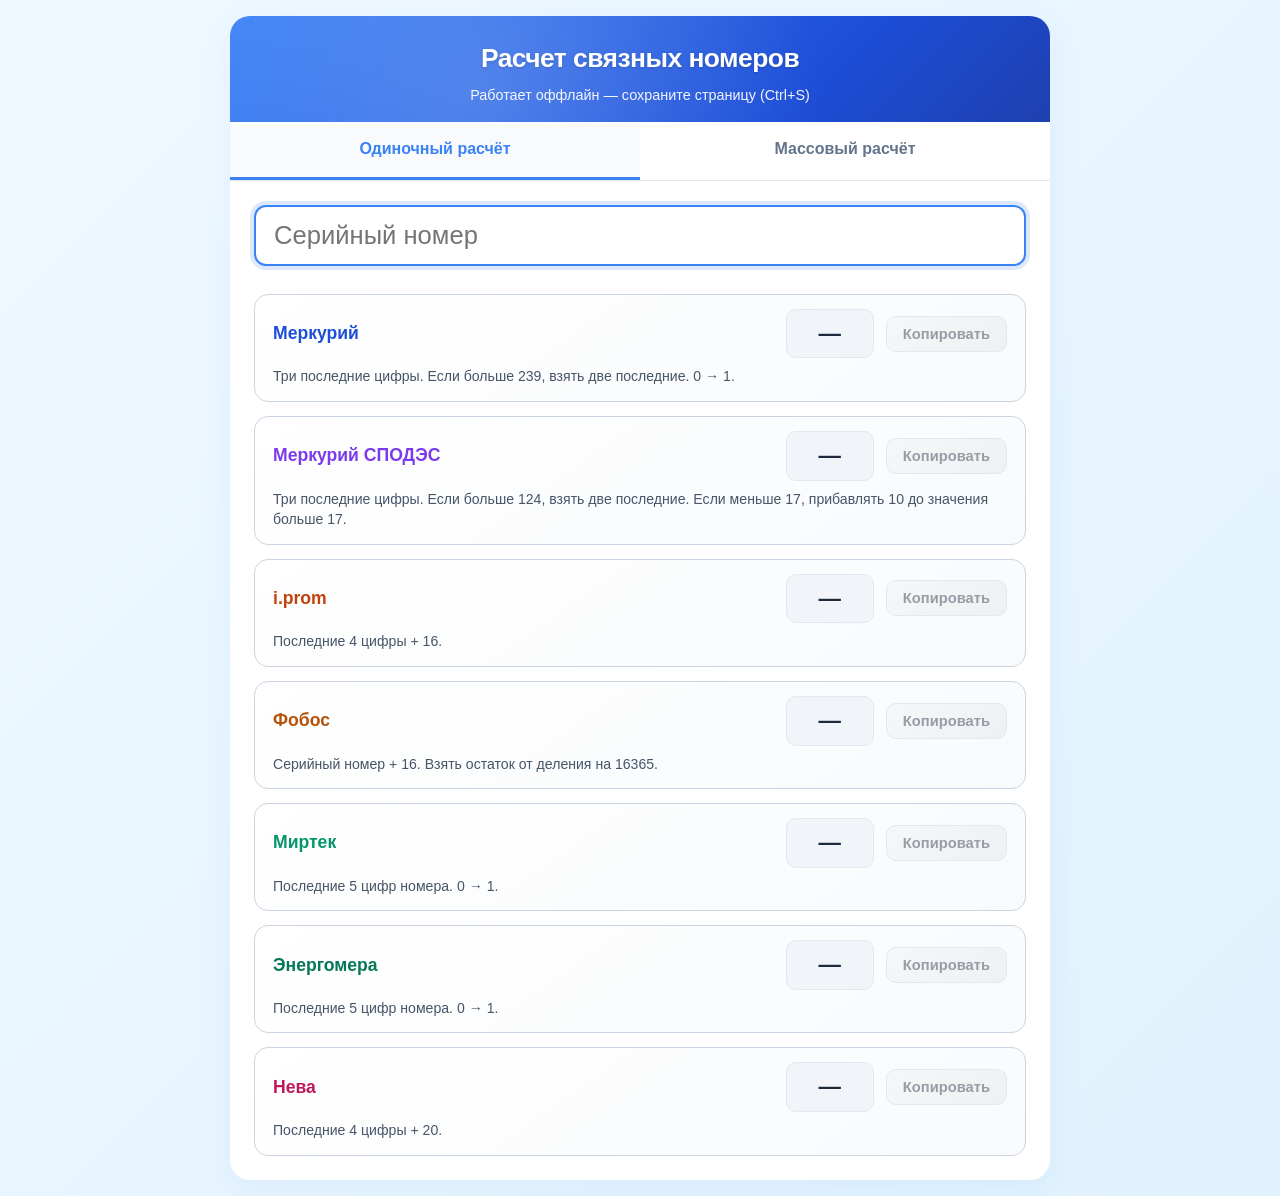
<file: calc/index.html>
﻿<!DOCTYPE html>
<html lang="ru">
<head>
    <meta charset="UTF-8">
    <meta name="viewport" content="width=device-width, initial-scale=1.0">
    <title>Расчет связных номеров</title>
    <link rel="icon" type="image/svg+xml" href="data:image/svg+xml,%3Csvg xmlns='http://www.w3.org/2000/svg' viewBox='0 0 100 100'%3E%3Crect width='100' height='100' rx='24' fill='%233b82f6'/%3E%3Ctext x='50' y='68' font-size='64' text-anchor='middle' fill='white'%3E🔢%3C/text%3E%3C/svg%3E">
    <style>
        :root {
            --bg-start: #f0f9ff;
            --bg-end: #e0f2fe;
            --card: #ffffff;
            --text: #0f172a;
            --text2: #475569;
            --border: #cbd5e1;
            --accent: #3b82f6;
            --success: #10b981;
            --error: #ef4444;
            --warning: #f59e0b;
            --font-ui: "Segoe UI", Tahoma, Geneva, Verdana, sans-serif;
        }
        * { box-sizing: border-box; margin: 0; padding: 0; }
        body {
            font-family: var(--font-ui);
            background: linear-gradient(135deg, var(--bg-start) 0%, var(--bg-end) 100%);
            color: var(--text);
            min-height: 100vh;
            padding: 16px;
            line-height: 1.42;
        }
        .container {
            max-width: 820px;
            margin: 0 auto;
            background: var(--card);
            border-radius: 20px;
            box-shadow: 0 8px 32px rgba(59,130,246,0.08);
            overflow: hidden;
        }
        header {
            padding: 24px 28px 16px;
            background: linear-gradient(135deg, #3b82f6 0%, #1d4ed8 70%, #1e40af 100%);
            color: white;
            text-align: center;
            position: relative;
        }
        header::after {
            content: '';
            position: absolute;
            inset: 0;
            background: radial-gradient(circle at 30% 70%, rgba(255,255,255,0.18) 0%, transparent 60%);
            pointer-events: none;
        }
        h1 {
            font-size: 1.65rem;
            font-weight: 700;
            letter-spacing: -0.02em;
            text-shadow: 0 1px 3px rgba(0,0,0,0.2);
        }
        .hint {
            margin-top: 8px;
            font-size: 0.9rem;
            opacity: 0.94;
        }
        .tabs {
            display: flex;
            background: white;
            border-bottom: 1px solid #e2e8f0;
        }
        .tab {
            flex: 1;
            padding: 16px;
            text-align: center;
            font-weight: 600;
            color: #64748b;
            cursor: pointer;
            transition: all 0.15s;
            border-bottom: 3px solid transparent;
        }
        .tab.active {
            color: var(--accent);
            border-bottom-color: var(--accent);
            background: #f8fafc;
        }
        main {
            padding: 24px;
        }
        .mode {
            display: none;
        }
        .mode.active {
            display: block;
        }
        .input-group {
            margin-bottom: 28px;
        }
        label {
            font-size: 1rem;
            font-weight: 600;
            display: block;
            margin-bottom: 8px;
            color: #1e293b;
        }
        input, select, textarea {
            width: 100%;
            font-family: inherit;
            font-size: 1.6rem;
            padding: 14px 18px;
            border: 2px solid #d1d5db;
            border-radius: 12px;
            font-variant-numeric: tabular-nums;
            transition: all 0.18s;
        }
        input:focus, select:focus, textarea:focus {
            border-color: var(--accent);
            box-shadow: 0 0 0 4px rgba(59,130,246,0.18);
            outline: none;
        }
        input.error {
            border-color: var(--error);
            box-shadow: 0 0 0 4px rgba(239,68,68,0.15);
        }
        .alert {
            padding: 12px 16px;
            border-radius: 10px;
            margin: 24px 0 16px 0;
            font-size: 0.95rem;
            line-height: 1.45;
        }
        .alert.error {
            background: #fee2e2;
            color: #991b1b;
            border: 1px solid #fecaca;
        }
        .alert.warning {
            background: #fffbeb;
            color: #92400e;
            border: 1px solid #fde68a;
        }
        .results {
            display: flex;
            flex-direction: column;
            gap: 14px;
        }
        .card {
            padding: 14px 18px;
            border: 1px solid var(--border);
            border-radius: 14px;
            background: linear-gradient(145deg, #ffffff 0%, #f8fafc 100%);
            position: relative;
            overflow: hidden;
        }
        .card::before {
            content: '';
            position: absolute;
            inset: 0;
            background: linear-gradient(90deg, transparent, rgba(59,130,246,0.04), transparent);
            opacity: 0;
            transition: opacity 0.4s;
            pointer-events: none;
        }
        .card > * {
            position: relative;
            z-index: 1;
        }
        .card.copied::before {
            opacity: 1;
            background: linear-gradient(90deg, transparent, rgba(16,185,129,0.08), transparent);
        }
        .header-row {
            display: flex;
            justify-content: space-between;
            align-items: center;
            flex-wrap: wrap;
            gap: 12px;
            margin: 0 0 8px 0;
        }
        .model {
            font-size: 1.1rem;
            font-weight: 700;
        }
        .model.mercury    { color: #1d4ed8; }
        .model.spodes     { color: #7c3aed; }
        .model.iprom      { color: #c2410c; }
        .model.fobos      { color: #b45309; }
        .model.mirtek     { color: #059669; }
        .model.energomera { color: #047857; }
        .model.neva       { color: #be185d; }
        .controls {
            display: flex;
            align-items: center;
            gap: 12px;
            flex-wrap: wrap;
        }
        .value {
            font-family: inherit;
            font-size: 1.4rem;
            font-weight: 700;
            min-width: 88px;
            text-align: center;
            background: #f1f5f9;
            padding: 8px 14px;
            border-radius: 10px;
            border: 1px solid #e2e8f0;
            color: #1e293b;
            font-variant-numeric: tabular-nums;
        }
        .btn-copy {
            font-family: inherit;
            background: linear-gradient(135deg, #f3f4f6, #e5e7eb);
            border: 1px solid #d1d5db;
            border-radius: 10px;
            padding: 9px 16px;
            font-size: 0.92rem;
            font-weight: 600;
            cursor: pointer;
            transition: all 0.16s;
            white-space: nowrap;
            color: #374151;
        }
        .btn-copy:hover {
            background: linear-gradient(135deg, #e5e7eb, #d1d5db);
            transform: translateY(-1px);
            box-shadow: 0 2px 8px rgba(0,0,0,0.08);
        }
        .btn-copy.copied {
            background: linear-gradient(135deg, var(--success), #059669);
            color: white;
            border-color: #059669;
            box-shadow: 0 2px 10px rgba(16,185,129,0.3);
        }
        .btn-copy:disabled {
            opacity: 0.5;
            cursor: default;
            transform: none;
            box-shadow: none;
        }
        .rule {
            font-size: 0.88rem;
            color: var(--text2);
            line-height: 1.45;
            margin-top: 4px;
        }
        /* Массовый режим */
        .btn-mass {
            font-family: inherit;
            flex: 1;
            padding: 14px;
            font-size: 1.05rem;
            font-weight: 600;
            border: none;
            border-radius: 12px;
            cursor: pointer;
            transition: all 0.2s;
        }
        .btn-mass.clear {
            background: #f1f5f9;
            color: #475569;
        }
        .mass-footer {
            margin-top: 16px;
            display: grid;
            grid-template-columns: repeat(3, minmax(0, 1fr));
            align-items: stretch;
            gap: 12px;
            max-width: 780px;
            margin-left: auto;
            margin-right: auto;
        }
        .btn-all {
            font-family: inherit;
            padding: 12px 28px;
            background: var(--success);
            color: white;
            border: none;
            border-radius: 10px;
            font-weight: 600;
            cursor: pointer;
            font-size: 1.05rem;
            min-height: 64px;
        }
        #btn-copy-all {
            background: linear-gradient(135deg, #10b981, #059669);
            color: white;
        }
        #btn-copy-linked {
            background: linear-gradient(135deg, #3b82f6, #2563eb);
            color: white;
        }
        #btn-clear-mass {
            padding: 12px 28px;
            background: linear-gradient(135deg, #ef4444, #dc2626);
            color: white;
            border: 1px solid #dc2626;
            border-radius: 10px;
            font-weight: 600;
            min-height: 64px;
        }
        .mass-footer .btn-all,
        .mass-footer .btn-mass {
            width: 100%;
            min-width: 0;
            text-align: center;
            margin: 0;
        }
        .mass-grid-editor {
            margin-top: 12px;
            border: 1px solid #d1d5db;
            border-radius: 12px;
            overflow: hidden;
            background: white;
            --mass-grid-row-height: 42px;
        }
        .mass-grid-table {
            width: 100%;
            border-collapse: collapse;
            table-layout: fixed;
        }
        .mass-grid-table colgroup col:nth-child(1) { width: 56%; }
        .mass-grid-table colgroup col:nth-child(2) { width: 24%; }
        .mass-grid-table colgroup col:nth-child(3) { width: 20%; }
        .mass-grid-table thead {
            background: #f8fafc;
        }
        .mass-grid-table th {
            padding: 12px 14px;
            font-size: 0.78rem;
            font-weight: 700;
            letter-spacing: 0.02em;
            text-transform: uppercase;
            color: #64748b;
            text-align: left;
            border-bottom: 1px solid #e2e8f0;
        }
        .mass-grid-table th.sortable {
            cursor: pointer;
            user-select: none;
        }
        .mass-grid-table th.sortable:hover {
            color: #334155;
            background: #f1f5f9;
        }
        .mass-grid-table th.sortable.active {
            color: #1d4ed8;
        }
        .mass-grid-sort {
            margin-left: 6px;
            font-size: 0.72rem;
        }
        .mass-grid-row td {
            height: var(--mass-grid-row-height);
            border-bottom: 1px solid #e2e8f0;
            background: white;
        }
        .mass-grid-table tbody tr:last-child td {
            border-bottom: none;
        }
        .mass-grid-row.invalid td {
            background: #fee2e2;
        }
        .mass-grid-row.dup-sn td {
            background: #fee2e2;
        }
        .mass-grid-row.dup-linked td {
            background: #fef3c7;
        }
        .mass-grid-sn-cell {
            padding: 0;
        }
        .mass-grid-sn-input {
            width: 100%;
            height: var(--mass-grid-row-height);
            border: none;
            border-radius: 0;
            padding: 0 16px;
            font-size: 1.05rem;
            line-height: var(--mass-grid-row-height);
            color: #1e293b;
            background: transparent;
        }
        .mass-grid-sn-input:focus {
            outline: none;
            box-shadow: inset 0 0 0 2px rgba(59,130,246,0.18);
        }
        .mass-grid-linked-cell {
            padding: 0 14px;
            font-size: 1.05rem;
            line-height: var(--mass-grid-row-height);
            font-weight: 700;
            color: #1e293b;
            font-variant-numeric: tabular-nums;
        }
        .mass-grid-linked-cell.empty {
            color: #94a3b8;
            font-weight: 600;
        }
        .mass-grid-copy-cell {
            padding: 0 10px;
        }
        .mass-grid-copy-btn {
            width: 100%;
            height: calc(var(--mass-grid-row-height) - 8px);
            font-family: inherit;
            background: #f1f5f9;
            border: 1px solid #d1d5db;
            border-radius: 8px;
            padding: 0 12px;
            font-size: 0.82rem;
            font-weight: 600;
            cursor: pointer;
            color: #374151;
            transition: all 0.16s;
            white-space: nowrap;
        }
        .mass-grid-copy-btn:disabled {
            opacity: 0.5;
            cursor: default;
        }
        .mass-grid-copy-btn.copied {
            background: linear-gradient(135deg, var(--success), #059669);
            color: white;
            border-color: #059669;
        }
        @media (max-width: 520px) {
            body { padding: 12px; }
            main { padding: 18px 16px; }
            header { padding: 22px 18px 14px; }
            h1 { font-size: 1.35rem; }
            .hint { font-size: 0.82rem; }
            .tab { padding: 14px 10px; font-size: 0.95rem; }
            select, input, textarea { font-size: 1.05rem; padding: 12px 14px; }
            .mass-footer {
                grid-template-columns: 1fr;
                max-width: none;
                width: 100%;
            }
            .mass-footer .btn-all,
            .mass-footer .btn-mass {
                width: 100%;
                min-width: 0;
            }
            .mass-grid-editor { overflow-x: auto; }
            .mass-grid-table { min-width: 430px; }
            .mass-grid-table colgroup col:nth-child(1) { width: 46%; }
            .mass-grid-table colgroup col:nth-child(2) { width: 18%; }
            .mass-grid-table colgroup col:nth-child(3) { width: 36%; }
            .mass-grid-table th { padding: 10px 10px; font-size: 0.72rem; }
            .mass-grid-sort { margin-left: 4px; font-size: 0.66rem; }
            .mass-grid-sn-input { padding: 0 10px; font-size: 0.98rem; }
            .mass-grid-linked-cell { padding: 0 10px; font-size: 0.98rem; }
            .mass-grid-copy-cell { padding: 0 6px; }
            .mass-grid-copy-btn { padding: 0 10px; font-size: 0.8rem; }
        }
        @media (max-width: 480px) {
            .container { border-radius: 16px; }
            .tabs { display: flex; }
            .tab { padding: 12px 8px; font-size: 0.9rem; }
            .mass-grid-table { min-width: 400px; }
            .mass-grid-table colgroup col:nth-child(1) { width: 44%; }
            .mass-grid-table colgroup col:nth-child(2) { width: 17%; }
            .mass-grid-table colgroup col:nth-child(3) { width: 39%; }
            .mass-grid-table th { padding: 9px 8px; font-size: 0.69rem; }
            .mass-grid-sn-input { font-size: 0.94rem; }
            .mass-grid-linked-cell { font-size: 0.94rem; }
            .mass-grid-copy-btn { font-size: 0.78rem; }
        }
    </style>
</head>
<body>
<div class="container">
    <header>
        <h1>Расчет связных номеров</h1>
        <div class="hint">Работает оффлайн — сохраните страницу (Ctrl+S)</div>
    </header>

    <div class="tabs">
        <div class="tab active" data-mode="single">Одиночный расчёт</div>
        <div class="tab" data-mode="mass">Массовый расчёт</div>
    </div>

    <main>
        <!-- ОДИНОЧНЫЙ РАСЧЁТ -->
        <div class="mode active" id="mode-single">
            <div class="input-group">
                <input id="sn" type="text" inputmode="numeric" maxlength="32" autofocus placeholder="Серийный номер">
            </div>
            <div class="results" id="results">
                <div class="card">
                    <div class="header-row">
                        <div class="model mercury">Меркурий</div>
                        <div class="controls">
                            <span class="value" id="mercury">—</span>
                            <button class="btn-copy" data-model="mercury">Копировать</button>
                        </div>
                    </div>
                    <div class="rule">Три последние цифры. Если больше 239, взять две последние. 0 → 1.</div>
                </div>
                <div class="card">
                    <div class="header-row">
                        <div class="model spodes">Меркурий СПОДЭС</div>
                        <div class="controls">
                            <span class="value" id="mercury-spodes">—</span>
                            <button class="btn-copy" data-model="mercury-spodes">Копировать</button>
                        </div>
                    </div>
                    <div class="rule">Три последние цифры. Если больше 124, взять две последние. Если меньше 17, прибавлять 10 до значения больше 17.</div>
                </div>
                <div class="card">
                    <div class="header-row">
                        <div class="model iprom">i.prom</div>
                        <div class="controls">
                            <span class="value" id="iprom">—</span>
                            <button class="btn-copy" data-model="iprom">Копировать</button>
                        </div>
                    </div>
                    <div class="rule">Последние 4 цифры + 16.</div>
                </div>
                <div class="card">
                    <div class="header-row">
                        <div class="model fobos">Фобос</div>
                        <div class="controls">
                            <span class="value" id="fobos">—</span>
                            <button class="btn-copy" data-model="fobos">Копировать</button>
                        </div>
                    </div>
                    <div class="rule">Серийный номер + 16. Взять остаток от деления на 16365.</div>
                </div>
                <div class="card">
                    <div class="header-row">
                        <div class="model mirtek">Миртек</div>
                        <div class="controls">
                            <span class="value" id="mirtek">—</span>
                            <button class="btn-copy" data-model="mirtek">Копировать</button>
                        </div>
                    </div>
                    <div class="rule">Последние 5 цифр номера. 0 → 1.</div>
                </div>
                <div class="card">
                    <div class="header-row">
                        <div class="model energomera">Энергомера</div>
                        <div class="controls">
                            <span class="value" id="energomera">—</span>
                            <button class="btn-copy" data-model="energomera">Копировать</button>
                        </div>
                    </div>
                    <div class="rule">Последние 5 цифр номера. 0 → 1.</div>
                </div>
                <div class="card">
                    <div class="header-row">
                        <div class="model neva">Нева</div>
                        <div class="controls">
                            <span class="value" id="neva">—</span>
                            <button class="btn-copy" data-model="neva">Копировать</button>
                        </div>
                    </div>
                    <div class="rule">Последние 4 цифры + 20.</div>
                </div>
            </div>
        </div>

        <!-- МАССОВЫЙ РАСЧЁТ -->
        <div class="mode" id="mode-mass">
            <div class="input-group">
                <label for="model-select">Выберите модель</label>
                <select id="model-select">
                    <option value="mercury">Меркурий</option>
                    <option value="mercury-spodes">Меркурий СПОДЭС</option>
                    <option value="iprom">i.prom</option>
                    <option value="fobos">Фобос</option>
                    <option value="mirtek">Миртек</option>
                    <option value="energomera">Энергомера</option>
                    <option value="neva">Нева</option>
                </select>
            </div>

            <div class="input-group">
                <textarea id="mass-input" placeholder="000123456789&#10;987654321000&#10;..."></textarea>
            </div>

            <div class="mass-controls">
                <button class="btn-mass calc" id="btn-calc-mass">Рассчитать</button>
                <button class="btn-mass clear" id="btn-clear-mass" style="display:none;">Очистить</button>
            </div>

            <div id="mass-alerts"></div>

            <div class="mass-result" id="mass-result"></div>

            <div class="mass-footer" id="mass-footer" style="display:none;">
                <button class="btn-all" id="btn-copy-all">Скопировать все результаты</button>
            </div>
        </div>
    </main>
</div>

<script>
(function () {
    document.querySelectorAll('.tab').forEach(tab => {
        tab.addEventListener('click', () => {
            document.querySelectorAll('.tab').forEach(item => item.classList.remove('active'));
            document.querySelectorAll('.mode').forEach(item => item.classList.remove('active'));
            tab.classList.add('active');
            document.getElementById(`mode-${tab.dataset.mode}`).classList.add('active');
        });
    });

    function norm(v) {
        return v === 0n ? 1n : v;
    }

    function add10Until17orMore(v) {
        while (v < 17n) v += 10n;
        return v;
    }

    function copyText(text) {
        if (navigator.clipboard && window.isSecureContext) {
            return navigator.clipboard.writeText(text);
        }

        return new Promise((resolve, reject) => {
            const ta = document.createElement('textarea');
            ta.value = text;
            ta.setAttribute('readonly', '');
            ta.style.position = 'fixed';
            ta.style.top = '-9999px';
            ta.style.left = '-9999px';
            document.body.appendChild(ta);
            ta.focus();
            ta.select();

            try {
                const ok = document.execCommand('copy');
                document.body.removeChild(ta);
                if (ok) resolve();
                else reject(new Error('copy failed'));
            } catch (error) {
                document.body.removeChild(ta);
                reject(error);
            }
        });
    }

    const calculators = {
        mercury: n => {
            const a = n % 1000n;
            const b = n % 100n;
            return norm(a > 239n ? b : a);
        },
        'mercury-spodes': n => {
            const a = n % 1000n;
            const b = n % 100n;
            const base = a > 124n ? b : a;
            return add10Until17orMore(base);
        },
        iprom: n => norm((n % 10000n) + 16n),
        fobos: n => {
            const res = (n + 16n) % 16365n;
            return res === 0n ? 16365n : res;
        },
        mirtek: n => norm(n % 100000n),
        energomera: n => norm(n % 100000n),
        neva: n => norm((n % 10000n) + 20n)
    };

    const singleInput = document.getElementById('sn');

    function updateSingle() {
        const value = singleInput.value.trim();
        singleInput.classList.remove('error');

        if (!value) {
            document.querySelectorAll('#mode-single .value').forEach(el => {
                el.textContent = '—';
            });
            setSingleCopyAvailability();
            return;
        }

        if (!/^\d+$/.test(value)) {
            singleInput.classList.add('error');
            document.querySelectorAll('#mode-single .value').forEach(el => {
                el.textContent = '❗';
            });
            setSingleCopyAvailability();
            return;
        }

        const num = BigInt(value);
        Object.keys(calculators).forEach(key => {
            const result = calculators[key](num);
            const el = document.getElementById(key);
            if (el) el.textContent = String(result);
        });
        setSingleCopyAvailability();
    }

    function resetSingleCopyButtons() {
        document.querySelectorAll('#mode-single .btn-copy').forEach(button => {
            button.classList.remove('copied');
            button.textContent = 'Копировать';
        });
        document.querySelectorAll('#mode-single .card').forEach(card => {
            card.classList.remove('copied');
        });
    }

    function setSingleCopyAvailability() {
        document.querySelectorAll('#mode-single .btn-copy').forEach(button => {
            const model = button.dataset.model;
            const text = document.getElementById(model)?.textContent?.trim();
            button.disabled = !text || text === '—' || text === '❗';
        });
    }

    document.querySelectorAll('#mode-single .btn-copy').forEach(button => {
        button.addEventListener('click', () => {
            const model = button.dataset.model;
            const text = document.getElementById(model)?.textContent?.trim();

            if (!text || text === '—' || text === '❗') return;

            copyText(text).then(() => {
                resetSingleCopyButtons();
                button.classList.add('copied');
                button.textContent = 'Скопировано ✓';
                button.closest('.card').classList.add('copied');
                setTimeout(resetSingleCopyButtons, 2200);
            }).catch(() => alert('Не удалось скопировать'));
        });
    });

    singleInput.addEventListener('input', () => {
        updateSingle();
        resetSingleCopyButtons();
    });

    updateSingle();

    (function initMassMode() {
        const inputGroup = document.querySelector('#mode-mass .input-group:nth-of-type(2)');
        const alerts = document.getElementById('mass-alerts');
        const footer = document.getElementById('mass-footer');

        if (!inputGroup || !alerts || !footer) return;

        function replaceControl(id) {
            const oldNode = document.getElementById(id);
            const newNode = oldNode.cloneNode(true);
            oldNode.parentNode.replaceChild(newNode, oldNode);
            return newNode;
        }

        const modelSelect = replaceControl('model-select');
        const clearButton = replaceControl('btn-clear-mass');
        const copyAllButton = replaceControl('btn-copy-all');
        document.getElementById('btn-calc-mass')?.remove();
        document.querySelector('#mode-mass .mass-controls')?.remove();
        document.getElementById('mass-result')?.remove();
        clearButton.style.display = 'none';
        copyAllButton.textContent = 'Скопировать все';

        const copyLinkedButton = copyAllButton.cloneNode(true);
        copyLinkedButton.id = 'btn-copy-linked';
        copyLinkedButton.textContent = 'Скопировать связные номера';
        copyAllButton.parentNode.appendChild(copyLinkedButton);
        copyAllButton.parentNode.appendChild(clearButton);

        inputGroup.querySelector('#mass-input')?.remove();

        const editor = document.createElement('div');
        editor.className = 'mass-grid-editor';
        editor.innerHTML = `
            <table class="mass-grid-table">
                <colgroup>
                    <col>
                    <col>
                    <col>
                </colgroup>
                <thead>
                    <tr>
                        <th class="sortable" data-sort-column="sn">Серийный номер<span class="mass-grid-sort">↕</span></th>
                        <th class="sortable" data-sort-column="linked" colspan="2">Связной номер<span class="mass-grid-sort">↕</span></th>
                    </tr>
                </thead>
                <tbody id="mass-grid-body"></tbody>
            </table>
        `;
        inputGroup.appendChild(editor);

        const body = editor.querySelector('#mass-grid-body');
        const sortableHeaders = Array.from(editor.querySelectorAll('[data-sort-column]'));
        let rows = [''];
        let sortColumn = null;
        let sortDirection = 0;

        function ensureTrailingEmptyRow() {
            if (!rows.length || rows[rows.length - 1] !== '') {
                rows.push('');
            }
            while (rows.length > 2 && rows[rows.length - 1] === '' && rows[rows.length - 2] === '') {
                rows.pop();
            }
        }

        function cleanupRows() {
            rows = rows.filter((row, index) => row !== '' || index === rows.length - 1);
            if (!rows.length) rows = [''];
        }

        function computeRow(sn) {
            const value = sn.trim();
            if (!value) return { sn, linked: '', invalid: false };
            if (!/^\d+$/.test(value)) return { sn, linked: 'Ошибка', invalid: true };

            const calculator = calculators[modelSelect.value];
            if (!calculator) return { sn, linked: '', invalid: false };

            return { sn, linked: String(calculator(BigInt(value))), invalid: false };
        }

        function getDuplicateSets(dataRows) {
            const snCounts = new Map();
            const linkedCounts = new Map();

            dataRows.forEach(row => {
                const sn = row.sn.trim();
                if (sn) snCounts.set(sn, (snCounts.get(sn) || 0) + 1);
                if (row.linked && !row.invalid) {
                    linkedCounts.set(row.linked, (linkedCounts.get(row.linked) || 0) + 1);
                }
            });

            return {
                dupSN: new Set(Array.from(snCounts.entries()).filter(([, count]) => count > 1).map(([sn]) => sn)),
                dupLinked: new Set(Array.from(linkedCounts.entries()).filter(([, count]) => count > 1).map(([linked]) => linked))
            };
        }

        function compareNumericStrings(a, b) {
            const left = (a || '').trim();
            const right = (b || '').trim();
            if (!left && !right) return 0;
            if (!left) return 1;
            if (!right) return -1;

            const leftValid = /^\d+$/.test(left);
            const rightValid = /^\d+$/.test(right);
            if (leftValid && rightValid) {
                if (left.length !== right.length) return left.length - right.length;
                return left.localeCompare(right, 'ru');
            }
            return left.localeCompare(right, 'ru');
        }

        function getSortedRows(dataRows) {
            const indexedRows = dataRows.map((row, index) => ({ ...row, sourceIndex: index }));
            if (!sortColumn || sortDirection === 0) return indexedRows;

            return indexedRows.slice().sort((a, b) => {
                const aEmpty = a.sn === '';
                const bEmpty = b.sn === '';
                if (aEmpty && bEmpty) return a.sourceIndex - b.sourceIndex;
                if (aEmpty) return 1;
                if (bEmpty) return -1;

                const result = sortColumn === 'sn'
                    ? compareNumericStrings(a.sn, b.sn)
                    : compareNumericStrings(a.linked, b.linked);

                if (result !== 0) return result * sortDirection;
                return a.sourceIndex - b.sourceIndex;
            });
        }

        function updateSortHeaders() {
            sortableHeaders.forEach(header => {
                const isActive = header.dataset.sortColumn === sortColumn && sortDirection !== 0;
                header.classList.toggle('active', isActive);
                const indicator = header.querySelector('.mass-grid-sort');
                if (!indicator) return;
                if (!isActive) indicator.textContent = '↕';
                else indicator.textContent = sortDirection === 1 ? '↑' : '↓';
            });
        }

        function getDisplayedPopulatedRows() {
            const dataRows = rows.map(computeRow);
            return getSortedRows(dataRows).filter(row => row.sn.trim() !== '' && row.linked && !row.invalid);
        }

        function renderAlerts(dataRows, dupSN, dupLinked) {
            alerts.innerHTML = '';

            const dupSNList = Array.from(dupSN).map(sn => [sn, dataRows.filter(row => row.sn.trim() === sn).length]);
            const dupLinkedList = Array.from(dupLinked).map(linked => [
                linked,
                dataRows.filter(row => row.linked === linked).length,
                dataRows.filter(row => row.linked === linked).map(row => row.sn.trim())
            ]);

            if (dupSNList.length) {
                const div = document.createElement('div');
                div.className = 'alert error';
                div.innerHTML = `<strong>Повторяющиеся серийные номера (${dupSNList.length}):</strong><br>` +
                    dupSNList.map(([sn, count]) => `${sn} ×${count}`).join(', ');
                alerts.appendChild(div);
            }

            if (dupLinkedList.length) {
                const div = document.createElement('div');
                div.className = 'alert warning';
                div.innerHTML = `<strong>Одинаковые связные номера (${dupLinkedList.length}):</strong><br>` +
                    dupLinkedList.map(([linked, count, sns]) => `${linked} ×${count} (${sns.join(', ')})`).join('<br>');
                alerts.appendChild(div);
            }
        }

        function renderTable(focusIndex = null, focusPos = null) {
            cleanupRows();
            ensureTrailingEmptyRow();

            const dataRows = rows.map(computeRow);
            const populatedRows = dataRows.filter(row => row.sn.trim() !== '');
            const { dupSN, dupLinked } = getDuplicateSets(populatedRows);
            const displayRows = getSortedRows(dataRows);

            body.innerHTML = '';

            displayRows.forEach(row => {
                const index = row.sourceIndex;
                const tr = document.createElement('tr');
                tr.className = 'mass-grid-row';

                const normalizedSN = row.sn.trim();
                if (row.invalid) tr.classList.add('invalid');
                else if (normalizedSN && dupSN.has(normalizedSN)) tr.classList.add('dup-sn');
                else if (row.linked && dupLinked.has(row.linked)) tr.classList.add('dup-linked');

                const safeValue = row.sn.replace(/&/g, '&amp;').replace(/"/g, '&quot;');
                tr.innerHTML = `
                    <td class="mass-grid-sn-cell">
                        <input class="mass-grid-sn-input" data-index="${index}" type="text" inputmode="numeric" value="${safeValue}" placeholder="${index === 0 ? 'Серийный номер' : ''}">
                    </td>
                    <td class="mass-grid-linked-cell${row.linked ? '' : ' empty'}">${row.linked || '—'}</td>
                    <td class="mass-grid-copy-cell">
                        <button class="mass-grid-copy-btn"${!row.linked || row.invalid ? ' disabled' : ''}>Копировать</button>
                    </td>
                `;

                const input = tr.querySelector('.mass-grid-sn-input');
                const copyBtn = tr.querySelector('.mass-grid-copy-btn');

                input.addEventListener('input', () => {
                    rows[index] = input.value;
                    if (input.value === '' && index !== rows.length - 1) {
                        rows.splice(index, 1);
                        renderTable(Math.min(index, rows.length - 1), 0);
                        return;
                    }
                    renderTable(index, input.selectionStart);
                });

                input.addEventListener('keydown', event => {
                    if (event.key === 'ArrowUp' || event.key === 'ArrowDown') {
                        const direction = event.key === 'ArrowUp' ? -1 : 1;
                        const targetIndex = index + direction;
                        if (targetIndex >= 0 && targetIndex < rows.length) {
                            event.preventDefault();
                            const targetPos = input.selectionStart ?? input.value.length;
                            renderTable(targetIndex, targetPos);
                        }
                        return;
                    }

                    if (event.key === 'Enter') {
                        event.preventDefault();
                        const start = input.selectionStart ?? input.value.length;
                        const end = input.selectionEnd ?? input.value.length;
                        const before = input.value.slice(0, start);
                        const after = input.value.slice(end);
                        rows[index] = before;
                        rows.splice(index + 1, 0, after);
                        renderTable(index + 1, 0);
                        return;
                    }

                    if (event.key === 'Backspace' && (input.selectionStart ?? 0) === 0 && (input.selectionEnd ?? 0) === 0 && index > 0 && input.value === '') {
                        event.preventDefault();
                        rows.splice(index, 1);
                        const prevValue = rows[index - 1] || '';
                        renderTable(index - 1, prevValue.length);
                    }
                });

                input.addEventListener('paste', event => {
                    const pasted = event.clipboardData?.getData('text') || '';
                    if (!pasted.includes('\n')) return;

                    event.preventDefault();
                    const values = pasted.replace(/\r/g, '').split('\n');
                    const current = input.value;
                    const start = input.selectionStart ?? current.length;
                    const end = input.selectionEnd ?? current.length;
                    const first = current.slice(0, start) + values[0];
                    const last = values[values.length - 1] + current.slice(end);
                    const middle = values.slice(1, -1);
                    const inserted = [first, ...middle, last];

                    rows.splice(index, 1, ...inserted);
                    renderTable(index + inserted.length - 1, inserted[inserted.length - 1].length);
                });

                copyBtn.addEventListener('click', () => {
                    if (!row.linked || row.invalid) return;

                    copyText(row.linked).then(() => {
                        copyBtn.classList.add('copied');
                        copyBtn.textContent = 'Скопировано';
                        setTimeout(() => {
                            copyBtn.classList.remove('copied');
                            copyBtn.textContent = 'Копировать';
                        }, 1400);
                    }).catch(() => alert('Не удалось скопировать'));
                });

                body.appendChild(tr);
            });

            renderAlerts(populatedRows, dupSN, dupLinked);
            updateSortHeaders();
            footer.style.display = populatedRows.length ? 'grid' : 'none';
            clearButton.style.display = populatedRows.length ? '' : 'none';

            if (focusIndex !== null) {
                const nextInput = body.querySelector(`.mass-grid-sn-input[data-index="${focusIndex}"]`);
                if (nextInput) {
                    nextInput.focus();
                    if (typeof focusPos === 'number') {
                        const pos = Math.min(focusPos, nextInput.value.length);
                        nextInput.setSelectionRange(pos, pos);
                    }
                }
            }
        }

        clearButton.addEventListener('click', () => {
            rows = [''];
            alerts.innerHTML = '';
            renderTable(0, 0);
        });

        modelSelect.addEventListener('change', () => {
            const active = document.activeElement;
            const index = active?.dataset?.index ? Number(active.dataset.index) : null;
            const pos = typeof active?.selectionStart === 'number' ? active.selectionStart : null;
            renderTable(index, pos);
        });

        sortableHeaders.forEach(header => {
            header.addEventListener('click', () => {
                const column = header.dataset.sortColumn;
                if (sortColumn !== column) {
                    sortColumn = column;
                    sortDirection = 1;
                } else if (sortDirection === 1) {
                    sortDirection = -1;
                } else if (sortDirection === -1) {
                    sortColumn = null;
                    sortDirection = 0;
                } else {
                    sortDirection = 1;
                }

                renderTable();
            });
        });

        copyAllButton.addEventListener('click', () => {
            const populatedRows = getDisplayedPopulatedRows();
            if (!populatedRows.length) return;

            const text = populatedRows.map(row => `${row.sn.trim()}\t${row.linked}`).join('\n');
            copyText(text).then(() => {
                copyAllButton.textContent = 'Скопировано!';
                setTimeout(() => {
                    copyAllButton.textContent = 'Скопировать все';
                }, 2200);
            }).catch(() => alert('Не удалось скопировать'));
        });

        copyLinkedButton.addEventListener('click', () => {
            const populatedRows = getDisplayedPopulatedRows();
            if (!populatedRows.length) return;

            const text = populatedRows.map(row => row.linked).join('\n');
            copyText(text).then(() => {
                copyLinkedButton.textContent = 'Скопировано!';
                setTimeout(() => {
                    copyLinkedButton.textContent = 'Скопировать связные номера';
                }, 2200);
            }).catch(() => alert('Не удалось скопировать'));
        });

        renderTable(0, 0);
    })();
})();
</script>
</body>
</html>
</file>
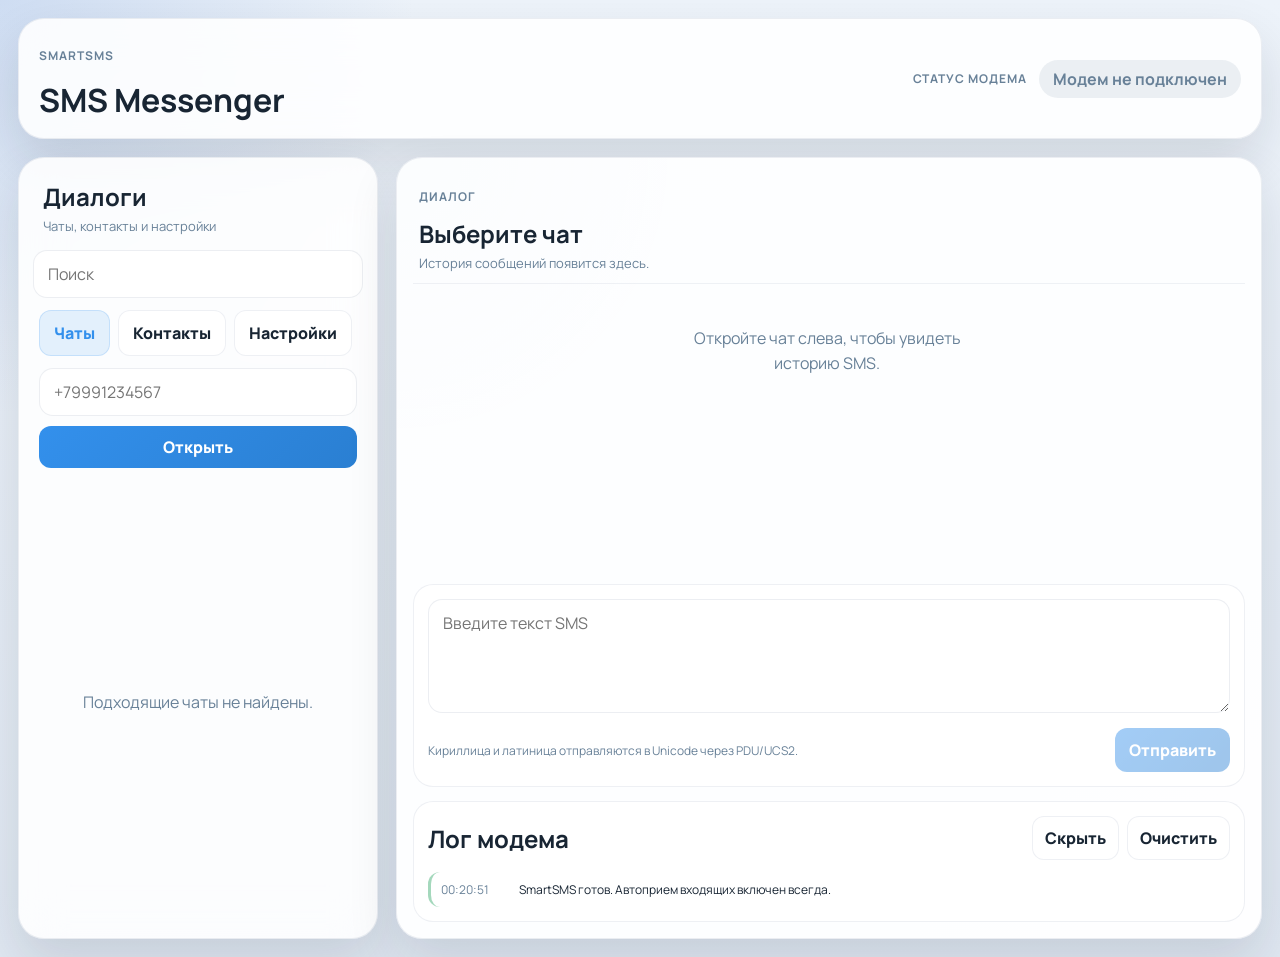
<file: SmartSMS/index.html>
<!doctype html>
<html lang="ru">
  <head>
    <meta charset="UTF-8" />
    <meta name="viewport" content="width=device-width, initial-scale=1.0" />
    <title>SmartSMS</title>
    <link rel="preconnect" href="https://fonts.googleapis.com" />
    <link rel="preconnect" href="https://fonts.gstatic.com" crossorigin />
    <link
      href="https://fonts.googleapis.com/css2?family=Manrope:wght@400;500;600;700;800&display=swap"
      rel="stylesheet"
    />
    <link rel="stylesheet" href="./styles.css" />
  </head>
  <body>
    <div class="app-shell">
      <header class="topbar panel">
        <div class="topbar-brand">
          <p class="eyebrow">SmartSMS</p>
          <h1>SMS Messenger</h1>
        </div>
        <div class="topbar-status">
          <span class="status-label">Статус модема</span>
          <div id="modemStatus" class="status-pill">Модем не подключен</div>
        </div>
      </header>

      <div class="workspace">
        <aside class="sidebar panel">
          <div class="sidebar-header">
            <div>
              <h2>Диалоги</h2>
              <p class="subtle-text">Чаты, контакты и настройки</p>
            </div>
          </div>

          <div class="sidebar-search">
            <input id="searchInput" type="search" placeholder="Поиск" />
          </div>

          <div class="tab-buttons">
            <button class="tab-btn active" type="button" data-tab="chats">Чаты</button>
            <button class="tab-btn" type="button" data-tab="contacts">Контакты</button>
            <button class="tab-btn" type="button" data-tab="settings">Настройки</button>
          </div>

          <section class="tab-panel active" data-panel="chats">
            <div class="quick-create">
              <input id="newChatNumber" type="tel" placeholder="+79991234567" autocomplete="off" />
              <button id="createChatBtn" class="primary-btn compact-btn" type="button">Открыть</button>
            </div>
            <div id="chatList" class="entity-list empty-state">
              <p>Подключите модем и откройте первый диалог.</p>
            </div>
          </section>

          <section class="tab-panel" data-panel="contacts">
            <div class="contact-form">
              <input id="contactNameInput" type="text" placeholder="Имя" autocomplete="off" />
              <input id="contactPhoneInput" type="tel" placeholder="+79991234567" autocomplete="off" />
              <button id="saveContactBtn" class="primary-btn compact-btn" type="button">Сохранить</button>
            </div>
            <div id="contactList" class="entity-list empty-state">
              <p>Контакты пока не добавлены.</p>
            </div>
          </section>

          <section class="tab-panel settings-panel" data-panel="settings">
            <div class="settings-grid">
              <label class="input-group">
                <span>Скорость порта</span>
                <select id="baudRate">
                  <option value="9600">9600</option>
                  <option value="19200">19200</option>
                  <option value="38400">38400</option>
                  <option value="57600">57600</option>
                  <option value="115200" selected>115200</option>
                </select>
              </label>
            </div>

            <div class="settings-actions">
              <button id="connectBtn" class="primary-btn" type="button">Подключить модем</button>
              <button id="disconnectBtn" class="ghost-btn" type="button" disabled>Отключить</button>
            </div>

            <div class="db-tools">
              <button id="exportDbBtn" class="ghost-btn" type="button">Экспорт БД</button>
              <button id="importDbBtn" class="ghost-btn" type="button">Импорт БД</button>
              <input id="importDbInput" type="file" accept="application/json" class="hidden" />
            </div>
          </section>
        </aside>

        <main class="conversation panel">
          <header class="conversation-header">
            <div>
              <p class="eyebrow">Диалог</p>
              <h2 id="activeChatTitle">Выберите чат</h2>
              <p id="activeChatMeta" class="subtle-text">История сообщений появится здесь.</p>
            </div>
          </header>

          <section id="messageList" class="message-list empty-state">
            <p>Откройте чат слева, чтобы увидеть историю SMS.</p>
          </section>

          <form id="composerForm" class="composer">
            <textarea
              id="messageInput"
              rows="4"
              placeholder="Введите текст SMS"
              disabled
            ></textarea>
            <div class="composer-actions">
              <div class="composer-note">Кириллица и латиница отправляются в Unicode через PDU/UCS2.</div>
              <button id="sendBtn" class="primary-btn" type="submit" disabled>Отправить</button>
            </div>
          </form>

          <section class="inline-log">
            <div class="section-header">
              <h2>Лог модема</h2>
              <div class="inline-actions">
                <button id="toggleLogBtn" class="ghost-btn compact-btn" type="button">Скрыть</button>
                <button id="clearLogBtn" class="ghost-btn compact-btn" type="button">Очистить</button>
              </div>
            </div>
            <div id="logOutput" class="log-output"></div>
          </section>
        </main>
      </div>
    </div>

    <template id="chatItemTemplate">
      <button class="entity-item" type="button">
        <div class="entity-avatar"></div>
        <div class="entity-main">
          <div class="entity-row">
            <strong class="entity-title"></strong>
            <span class="entity-time"></span>
          </div>
          <div class="entity-row">
            <span class="entity-subtitle"></span>
            <span class="entity-badge hidden">0</span>
          </div>
        </div>
      </button>
    </template>

    <template id="contactItemTemplate">
      <button class="entity-item contact-item" type="button">
        <div class="entity-avatar"></div>
        <div class="entity-main">
          <div class="entity-row">
            <strong class="entity-title"></strong>
          </div>
          <div class="entity-row">
            <span class="entity-subtitle"></span>
          </div>
        </div>
      </button>
    </template>

    <template id="messageTemplate">
      <article class="message-bubble">
        <div class="message-meta">
          <span class="message-direction"></span>
          <time class="message-time"></time>
        </div>
        <p class="message-text"></p>
      </article>
    </template>

    <script type="module" src="./app.js"></script>
  </body>
</html>
</file>
<file: SmartSMS/styles.css>
:root {
  color-scheme: light;
  --bg: #dfe7f1;
  --bg-accent:
    radial-gradient(circle at top left, rgba(83, 132, 211, 0.2), transparent 26%),
    linear-gradient(180deg, #edf3fa 0%, #dfe7f1 100%);
  --panel: rgba(255, 255, 255, 0.88);
  --panel-strong: rgba(255, 255, 255, 0.96);
  --border: rgba(148, 163, 184, 0.18);
  --text: #182533;
  --muted: #688198;
  --primary: #3390ec;
  --primary-strong: #2a7fd2;
  --success: #35a86b;
  --danger: #dc2626;
  --shadow: 0 22px 50px rgba(15, 23, 42, 0.12);
  --radius-xl: 26px;
  --radius-lg: 18px;
  --radius-md: 14px;
}

* {
  box-sizing: border-box;
}

body {
  margin: 0;
  min-height: 100vh;
  font-family: "Manrope", sans-serif;
  color: var(--text);
  background: var(--bg-accent);
}

button,
input,
select,
textarea {
  font: inherit;
}

button {
  cursor: pointer;
}

input,
select,
textarea {
  width: 100%;
  border: 1px solid rgba(148, 163, 184, 0.18);
  border-radius: 14px;
  background: rgba(255, 255, 255, 0.92);
  padding: 12px 14px;
  outline: none;
  transition: border-color 0.2s ease, box-shadow 0.2s ease;
}

input:focus,
select:focus,
textarea:focus {
  border-color: rgba(51, 144, 236, 0.45);
  box-shadow: 0 0 0 4px rgba(51, 144, 236, 0.12);
}

textarea {
  min-height: 86px;
  resize: vertical;
}

.app-shell {
  max-width: 1540px;
  min-height: 100vh;
  margin: 0 auto;
  padding: 18px;
  display: grid;
  grid-template-rows: auto 1fr;
  gap: 18px;
}

.panel {
  background: var(--panel);
  border: 1px solid var(--border);
  border-radius: var(--radius-xl);
  backdrop-filter: blur(22px);
  box-shadow: var(--shadow);
}

.topbar {
  padding: 16px 20px;
  display: flex;
  justify-content: space-between;
  align-items: center;
  gap: 20px;
}

.topbar-brand {
  display: grid;
  gap: 2px;
}

.topbar h1,
.sidebar-header h2,
.conversation-header h2,
.section-header h2 {
  margin: 0;
}

.topbar-status {
  display: flex;
  align-items: center;
  gap: 12px;
}

.status-label,
.subtle-text,
.entity-subtitle,
.entity-time,
.message-meta,
.composer-note,
.log-row time,
.eyebrow {
  color: var(--muted);
}

.status-label,
.eyebrow {
  font-size: 12px;
  letter-spacing: 0.08em;
  text-transform: uppercase;
  font-weight: 700;
}

.workspace {
  min-height: 0;
  height: calc(100vh - 118px);
  display: grid;
  grid-template-columns: 360px minmax(0, 1fr);
  gap: 18px;
}

.sidebar {
  min-height: 0;
  height: 100%;
  padding: 14px;
  display: grid;
  grid-template-rows: auto auto auto 1fr;
  gap: 12px;
}

.sidebar-header {
  padding: 8px 10px 2px;
}

.subtle-text {
  margin: 4px 0 0;
  font-size: 13px;
  line-height: 1.45;
}

.tab-buttons,
.settings-actions,
.db-tools,
.composer-actions,
.section-header,
.inline-actions,
.entity-row,
.entity-item {
  display: flex;
  align-items: center;
}

.tab-buttons {
  gap: 8px;
  padding: 0 6px;
}

.tab-btn,
.primary-btn,
.ghost-btn {
  border: 0;
  border-radius: 12px;
  padding: 11px 14px;
  font-weight: 800;
  transition: transform 0.2s ease, opacity 0.2s ease, background 0.2s ease;
}

.compact-btn {
  padding: 10px 12px;
}

.tab-btn,
.ghost-btn {
  background: rgba(255, 255, 255, 0.8);
  color: var(--text);
  border: 1px solid rgba(148, 163, 184, 0.16);
}

.tab-btn.active {
  background: rgba(51, 144, 236, 0.12);
  color: var(--primary);
  border-color: rgba(51, 144, 236, 0.18);
}

.primary-btn {
  background: linear-gradient(135deg, var(--primary), var(--primary-strong));
  color: #fff;
}

button:hover:not(:disabled) {
  transform: translateY(-1px);
}

button:disabled {
  opacity: 0.45;
  cursor: not-allowed;
}

.tab-panel {
  min-height: 0;
  display: none;
  grid-template-rows: auto 1fr;
  gap: 12px;
}

.tab-panel.active {
  display: grid;
}

.settings-panel {
  align-content: start;
}

.quick-create,
.contact-form,
.settings-grid {
  display: grid;
  gap: 10px;
  padding: 0 6px;
}

.input-group {
  display: grid;
  gap: 6px;
}

.input-group span {
  font-size: 13px;
  color: var(--muted);
  font-weight: 700;
}

.settings-actions,
.db-tools {
  gap: 10px;
  padding: 0 6px;
  flex-wrap: wrap;
}

.entity-list,
.message-list,
.log-output {
  min-height: 0;
  overflow: auto;
}

.entity-list {
  display: grid;
  gap: 2px;
  padding: 0 2px;
}

.entity-item {
  width: 100%;
  gap: 10px;
  padding: 10px 12px;
  border: 0;
  border-radius: 16px;
  background: transparent;
  text-align: left;
}

.entity-item:hover,
.entity-item.active {
  background: rgba(51, 144, 236, 0.08);
}

.entity-avatar {
  width: 42px;
  height: 42px;
  border-radius: 50%;
  flex-shrink: 0;
  display: grid;
  place-items: center;
  background: linear-gradient(135deg, rgba(51, 144, 236, 0.25), rgba(53, 168, 107, 0.2));
  color: #1e3a5f;
  font-size: 14px;
  font-weight: 800;
}

.entity-main {
  min-width: 0;
  flex: 1;
}

.entity-row {
  justify-content: space-between;
  gap: 10px;
}

.entity-title {
  font-size: 14px;
  font-weight: 700;
}

.entity-subtitle {
  display: inline-block;
  max-width: 200px;
  font-size: 12px;
  white-space: nowrap;
  overflow: hidden;
  text-overflow: ellipsis;
}

.entity-time {
  font-size: 11px;
  flex-shrink: 0;
}

.entity-badge {
  min-width: 20px;
  padding: 3px 7px;
  border-radius: 999px;
  background: rgba(53, 168, 107, 0.14);
  color: var(--success);
  font-size: 11px;
  font-weight: 800;
  text-align: center;
}

.conversation {
  min-height: 0;
  height: 100%;
  padding: 16px;
  display: grid;
  grid-template-rows: auto 1fr auto auto;
  gap: 14px;
  background:
    linear-gradient(rgba(255, 255, 255, 0.86), rgba(255, 255, 255, 0.86)),
    radial-gradient(circle at top left, rgba(51, 144, 236, 0.06), transparent 24%),
    linear-gradient(135deg, #edf4fb 0%, #f6fbff 100%);
}

.conversation-header {
  padding: 2px 6px 10px;
  border-bottom: 1px solid rgba(148, 163, 184, 0.14);
}

.message-list {
  display: flex;
  flex-direction: column;
  gap: 10px;
  padding: 8px 4px 8px 0;
}

.empty-state {
  display: grid;
  place-items: center;
}

.message-list.empty-state {
  display: block;
  padding-top: 28px;
}

.message-list.empty-state p {
  margin: 0 auto;
}

.empty-state p {
  max-width: 280px;
  text-align: center;
  color: var(--muted);
  line-height: 1.55;
}

.message-bubble {
  max-width: min(72%, 760px);
  padding: 12px 14px;
  border-radius: 18px 18px 18px 8px;
  background: rgba(255, 255, 255, 0.94);
  border: 1px solid rgba(148, 163, 184, 0.12);
}

.message-bubble.outgoing {
  align-self: flex-end;
  border-radius: 18px 18px 8px 18px;
  background: linear-gradient(135deg, rgba(51, 144, 236, 0.15), rgba(255, 255, 255, 0.95));
}

.message-meta {
  display: flex;
  justify-content: space-between;
  gap: 10px;
  font-size: 11px;
  margin-bottom: 6px;
}

.message-text {
  margin: 0;
  white-space: pre-wrap;
  word-break: break-word;
  line-height: 1.45;
}

.composer {
  padding: 14px;
  border-radius: 20px;
  background: var(--panel-strong);
  border: 1px solid rgba(148, 163, 184, 0.16);
}

.composer-actions {
  justify-content: space-between;
  gap: 12px;
  margin-top: 10px;
}

.composer-note {
  font-size: 12px;
}

.inline-log {
  padding: 14px;
  border-radius: 20px;
  background: rgba(255, 255, 255, 0.78);
  border: 1px solid rgba(148, 163, 184, 0.16);
}

.section-header {
  justify-content: space-between;
  gap: 12px;
}

.inline-actions {
  gap: 8px;
}

.log-output {
  display: grid;
  gap: 8px;
  margin-top: 12px;
  max-height: 210px;
  align-content: start;
}

.log-output.hidden {
  display: none;
}

.log-row {
  display: grid;
  grid-template-columns: 68px 1fr;
  gap: 10px;
  padding: 9px 10px;
  border-radius: 12px;
  background: rgba(255, 255, 255, 0.78);
  font-size: 12px;
}

.log-row.rx {
  border-left: 3px solid rgba(53, 168, 107, 0.45);
}

.log-row.tx {
  border-left: 3px solid rgba(51, 144, 236, 0.45);
}

.log-row.error {
  border-left: 3px solid rgba(220, 38, 38, 0.45);
}

.status-pill {
  display: inline-flex;
  align-items: center;
  min-height: 38px;
  padding: 0 14px;
  border-radius: 999px;
  background: rgba(104, 129, 152, 0.12);
  color: var(--muted);
  font-weight: 700;
}

.status-pill.connected {
  background: rgba(53, 168, 107, 0.14);
  color: var(--success);
}

.hidden {
  display: none !important;
}

@media (max-width: 1120px) {
  .workspace {
    height: auto;
    grid-template-columns: 1fr;
  }
}

@media (max-width: 760px) {
  .app-shell {
    padding: 12px;
  }

  .topbar,
  .composer-actions,
  .topbar-status {
    flex-direction: column;
    align-items: flex-start;
  }

  .message-bubble {
    max-width: 100%;
  }
}
</file>
